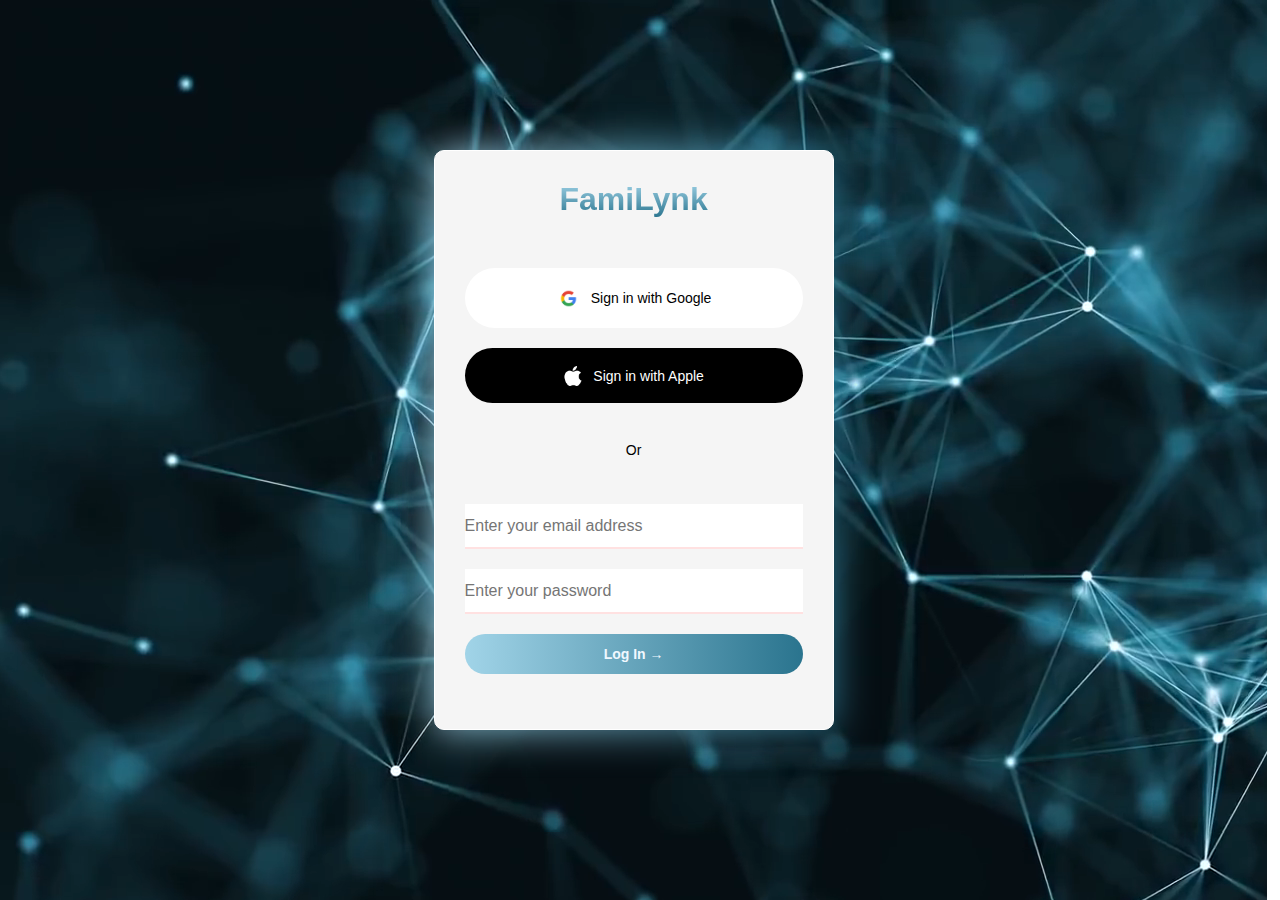
<file: log-in.html>
<!DOCTYPE html>
<html lang="en">
  <head>
    <meta charset="UTF-8" />
    <meta http-equiv="X-UA-Compatible" content="IE=edge" />
    <meta name="viewport" content="width=device-width, initial-scale=1.0" />
    <title>FamiLynk LogIn</title>
    <link rel="stylesheet" href="log-in.css" />
  </head>
  <body>
    <div class="background-wrapper">
      <video
        id="background-video"
        src="./assets/videos/background-loop.mp4"
        muted
        autoplay
        loop
      ></video>
      <div class="container">
        <h1>FamiLynk</h1>
        <form class="user-form" action="">
          <button type="button">
            <img src="./assets/images/google-icon.webp" alt="" width="25px" />
            <span>Sign in with Google</span>
          </button>
          <button type="button" class="apple">
            <img
              class="apple-logo"
              src="./assets/images/apple.png"
              alt=""
              width="20px"
            />
            <span>Sign in with Apple</span>
          </button>

          <center>
            <label>
              <br />
              Or
            </label>
          </center>
          <input
            id="email"
            type="email"
            placeholder="Enter your email address"
            required
          />

          <input
            id="password"
            type="password"
            placeholder="Enter your password"
            required
          />
          <button class="submit-button">Log In →</button>
        </form>
      </div>
    </div>
  </body>
</html>
</file>
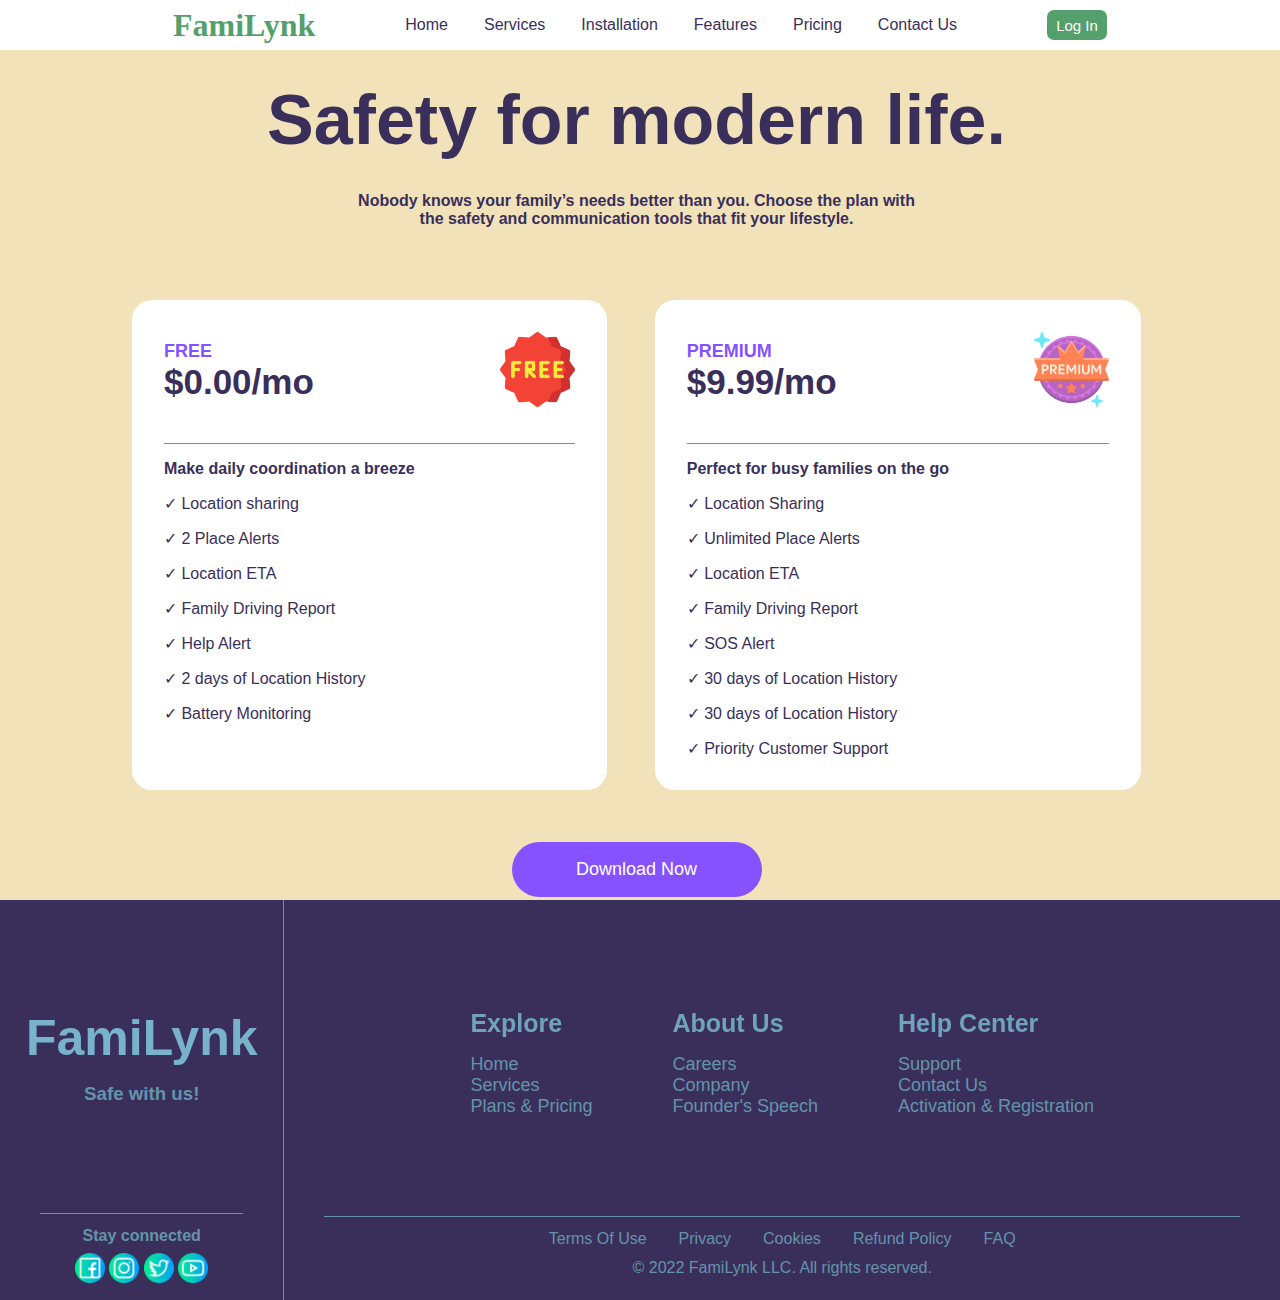
<file: pricing.html>
<!DOCTYPE html>
<html lang="en">
  <head>
    <meta charset="UTF-8" />
    <meta http-equiv="X-UA-Compatible" content="IE=edge" />
    <meta name="viewport" content="width=device-width, initial-scale=1.0" />
    <title>Plans & Pricing</title>
    <link rel="stylesheet" href="pricing.css" />
  </head>
  <body class="body">
    <header class="header">
      <a href="#"><h1>FamiLynk</h1></a>
      <nav>
        <ul class="header__navbar">
          <a href="./index.html"><li>Home</li></a>
          <a href="./index.html#services"><li>Services</li></a>
          <a href="./index.html#installation"><li>Installation</li></a>
          <a href="./index.html#features"><li>Features</li></a>
          <a href="#"><li>Pricing</li></a>
          <a href="#"><li>Contact Us</li></a>
        </ul>
      </nav>
      <button class="log-in" onclick="location.href='./log-in.html';">
        Log In
      </button>
    </header>

    <main class="main">
      <h2>Safety for modern life.</h2>
      <h3>
        Nobody knows your family’s needs better than you. Choose the plan with
        <br />
        the safety and communication tools that fit your lifestyle.
      </h3>
      <div class="plans__container">
        <div class="plans__item">
          <div class="plans__item-pricing">
            <div class="pricing-text">
              <h4>FREE</h4>
              <h5>$0.00/mo</h5>
            </div>
            <div class="membership-image">
              <img src="./assets/images/free (1).png" alt="" />
            </div>
          </div>

          <div class="plans__item-features">
            <h4>Make daily coordination a breeze</h4>
            <ul class="membership-features">
              <li>✓ Location sharing</li>
              <li>✓ 2 Place Alerts</li>
              <li>✓ Location ETA</li>
              <li>✓ Family Driving Report</li>
              <li>✓ Help Alert</li>
              <li>✓ 2 days of Location History</li>
              <li>✓ Battery Monitoring</li>
            </ul>
          </div>
        </div>

        <div class="plans__item">
          <div class="plans__item-pricing">
            <div class="pricing-text">
              <h4>PREMIUM</h4>
              <h5>$9.99/mo</h5>
            </div>
            <div class="membership-image">
              <img src="./assets/images/premium.png" alt="" />
            </div>
          </div>

          <div class="plans__item-features">
            <h4>Perfect for busy families on the go</h4>
            <ul class="membership-features">
              <li>✓ Location Sharing</li>
              <li>✓ Unlimited Place Alerts</li>
              <li>✓ Location ETA</li>
              <li>✓ Family Driving Report</li>
              <li>✓ SOS Alert</li>
              <li>✓ 30 days of Location History</li>
              <li>✓ 30 days of Location History</li>
              <li>✓ Priority Customer Support</li>
            </ul>
          </div>
        </div>
      </div>
      <button class="download-btn" onclick="location.href='./log-in.html';">
        Download Now
      </button>
    </main>

    <footer class="footer">
      <aside class="footer__sidebar">
        <div class="footer__sidebar__text">
          <h2>FamiLynk</h2>
          <h3>Safe with us!</h3>
        </div>

        <div class="footer__sidebar__socials">
          <h4>Stay connected</h4>

          <div class="socials-container">
            <a href="https://www.facebook.com/" target="_blank">
              <img
                src="./assets/images/facebook-logo.png"
                alt="facebook logo"
              />
            </a>

            <a href="https://www.instagram.com/" target="_blank">
              <img
                src="./assets/images/instagram-logo.png"
                alt="instagram logo"
              />
            </a>

            <a href="https://www.twitter.com/" target="_blank">
              <img src="./assets/images/twitter-logo.png" alt="twitter logo" />
            </a>

            <a href="https://www.youtube.com/" target="_blank">
              <img src="./assets/images/youtube-logo.png" alt="youtube logo" />
            </a>
          </div>
        </div>
      </aside>

      <div class="footer__navigation-container">
        <div class="footer__nav-menus-section">
          <div class="footer__nav-menu">
            <h3>Explore</h3>
            <nav>
              <ul>
                <a href="./index.html"><li>Home</li></a>
                <a href="./index.html#services"><li>Services</li></a>
                <a href="#"><li>Plans & Pricing</li></a>
              </ul>
            </nav>
          </div>

          <div class="footer__nav-menu">
            <h3>About Us</h3>
            <nav>
              <ul>
                <a href=""><li>Careers</li></a>
                <a href=""><li>Company</li></a>
                <a href=""><li>Founder's Speech</li></a>
              </ul>
            </nav>
          </div>

          <div class="footer__nav-menu">
            <h3>Help Center</h3>
            <nav>
              <ul>
                <a href=""><li>Support</li></a>
                <a href=""><li>Contact Us</li></a>
                <a href=""><li>Activation & Registration</li></a>
              </ul>
            </nav>
          </div>
        </div>
        <div class="footer__bottom-notes">
          <nav class="legal-notes">
            <ul class="legal-notes__items">
              <a href=""><li>Terms Of Use</li></a>
              <a href=""><li>Privacy</li></a>
              <a href=""><li>Cookies</li></a>
              <a href=""><li>Refund Policy</li></a>
              <a href=""><li>FAQ</li></a>
            </ul>
          </nav>
          <p>&copy; 2022 FamiLynk LLC. All rights reserved.</p>
        </div>
      </div>
    </footer>
  </body>
</html>
</file>
<file: log-in.css>
* {
  margin: 0;
  padding: 0;
  box-sizing: border-box;

  font-family: -apple-system, BlinkMacSystemFont, "Segoe UI", Roboto, Oxygen,
    Ubuntu, Cantarell, "Open Sans", "Helvetica Neue", sans-serif;
}

:root {
  --primary-color: #a1d4e8;
  --secondary-color: #2a748e;
  /* --background-color: #d6e6db; */
  /* --background-color: #d2f0dc; */
  --background-color: whitesmoke;
}

/* body {
  display: grid;
  place-items: center;
} */

.background-wrapper {
  height: 100vh;
  width: 99vw;
  position: relative;
  overflow: hidden;

  display: grid;
  place-content: start center;
}

#background-video {
  position: absolute;
  top: 0;
  left: 0;
  z-index: -1;
}

.container {
  display: grid;
  grid-template-rows: auto 1fr;
  margin-top: 150px;
  height: 500px;
  background-color: var(--background-color);
  border: 1px solid white;
  border-radius: 10px;
  height: 100%;
  width: 400px;
  padding: 30px;
  gap: 50px;
  position: relative;
}

.container::before {
  content: "";
  background: linear-gradient(90deg, #a1d4e8, #2a748e);
  position: absolute;
  height: 100%;
  width: 100%;
  z-index: -1;
  filter: blur(20px);
}

.user-form {
  display: grid;
  gap: 20px;
}

h1 {
  justify-self: center;
  background: -webkit-linear-gradient(#a1d4e8, #2a748e);
  -webkit-background-clip: text;
  -webkit-text-fill-color: transparent;
}

button {
  background-color: white;
  color: initial;
  font-size: 14px;
  font-weight: 500;
  border: none;
  padding: 5px 10px;
  border-radius: 50px;
  cursor: pointer;
  display: grid;
  gap: 10px;
  grid-auto-flow: column;
  place-content: center;
  align-items: center;
}

button.apple {
  background-color: black;
  color: white;
}

img.apple-logo {
  filter: invert(1);
}

input {
  border: none;
  outline: transparent;
  border-bottom: 1px solid #f3dff7;
  font-size: 16px;
}

input:invalid {
  border-bottom: 2px solid #ffdddde1;
}

input:valid {
  border-bottom: 2px solid #1cd41c2a;
}

label {
  font-size: 14px;
}

.submit-button {
  border: none;
  border-radius: 20px;
  height: 40px;
  background-image: linear-gradient(
    to right,
    var(--primary-color),
    var(--secondary-color)
  );
  color: aliceblue;
  font-weight: bold;
}

.submit-button:hover {
  filter: brightness(1.1);
  box-shadow: 0px 1px 1px #f3dff7;
}

.submit-button:active {
  filter: brightness(0.8);
}
</file>
<file: pricing.css>
* {
  margin: 0;
  padding: 0;
  box-sizing: border-box;

  font-family: -apple-system, BlinkMacSystemFont, "Segoe UI", Roboto, Oxygen,
    Ubuntu, Cantarell, "Open Sans", "Helvetica Neue", sans-serif;
  scroll-behavior: smooth;
}

html {
  --top-spacing: 50px;
  scroll-padding-top: var(--top-spacing);
}

:root {
  --body-background-color: #f2e2ba;
  --primary-color: #54a06c;
  --secondary-color: #6494aa;
  --header-background-color: #ffffff;
  --primary-text-color: #392f5a;
  --secondary-text-color: #ffffff;
  --hovered-text-color: #54a06c;
  --hovered-color: #baf2bb;
}

::-webkit-scrollbar {
  width: 7px;
  height: 5px;
}

::-webkit-scrollbar-thumb {
  background: rgba(90, 90, 90);
  border-radius: 8px;
}

::-webkit-scrollbar-track {
  background: rgba(0, 0, 0, 0.2);
}

.body {
  background-color: var(--body-background-color);
  color: var(--primary-text-color);
}

/* This is the Header Section */

.header {
  background-color: var(--header-background-color);
  display: grid;
  grid-auto-flow: column;
  place-content: center;
  align-items: center;
  gap: 5rem;
  width: 100%;
  height: 50px;
  backdrop-filter: blur(10px);
  position: fixed;
  top: 0px;
  left: 0px;
  z-index: 50;
}

.header__navbar {
  display: grid;
  grid-auto-flow: column;
  justify-content: start;
  gap: 1rem;
}

.header h1 {
  color: var(--primary-color);
  font-family: "Allerta Stencil";
}

.header ul {
  list-style: none;
  font-size: 16px;
}

.header a {
  text-decoration: none;
  color: var(--primary-text-color);
}

.header__navbar li {
  display: grid;
  align-items: center;
  padding: 5px 10px;
  transition: 300ms;
}

.header__navbar li:hover {
  color: var(--hovered-text-color);
}

.log-in {
  background-color: var(--primary-color);
  color: var(--secondary-text-color);
  font-size: 15px;
  border: none;
  border-radius: 7px;
  width: 60px;
  height: 30px;
  cursor: pointer;
  transition: 300ms;
}

.log-in:hover {
  filter: brightness(1.1);
}

/* This is the main section */

.main {
  padding-top: 50px;
  height: 100vh;
  width: calc(100vw - 7px);
  display: grid;
  gap: 2rem;
  place-content: start;
  place-items: center;
  justify-content: center;
}

.main h2 {
  font-size: 70px;
  text-align: center;
  margin-top: 30px;
}

.main h3 {
  font-size: 16px;
  text-align: center;
}

.plans__container {
  display: grid;
  grid-auto-flow: column;
  gap: 3rem;
  margin-top: 40px;
  margin-bottom: 20px;
}

.plans__item {
  background-color: var(--header-background-color);
  border-radius: 20px;
  padding: 2rem;
}

.plans__item:hover {
  transform: scale(1.01);
  box-shadow: 1px 1px 5px 0px var(--secondary-color);
}

.plans__item-pricing {
  display: grid;
  grid-auto-flow: column;
  justify-content: space-between;
  align-items: center;

  padding-bottom: 2rem;
  border-bottom: 1px solid var(--secondary-color);
}

.pricing-text h4 {
  font-size: 18px;
  font-weight: 700;
  color: #8652ff;
}

.pricing-text h5 {
  font-size: 35px;
}

.membership-image img {
  width: 75px;
}

.plans__item-features {
  padding-top: 1rem;
  padding-right: 10rem; /* Change this if you want to make the font size bigger */
  display: grid;
  gap: 1rem;
}

.membership-features {
  display: grid;
  gap: 1rem;
  font-weight: 500;
}

.main ul {
  list-style: none;
}

.download-btn {
  border: none;
  background-color: #8652ff;
  color: var(--secondary-text-color);
  border-radius: 2.5rem;
  width: 250px;
  height: 55px;
  cursor: pointer;
  transition: 300ms;
  font-size: 18px;
}

.download-btn:hover {
  opacity: 0.8;
}

/* .main ul {
  list-style-type: "\2713";
} */

/* This is the footer section */

.footer {
  display: grid;
  grid-auto-flow: column;
  grid-template-columns: 2fr 7fr;
  height: 400px;
  background-color: var(--primary-text-color);
  color: var(--secondary-color);
}

.footer__sidebar {
  display: grid;
  align-content: space-between;
  grid-template-rows: 1fr auto;
  border-right: 1px solid var(--secondary-color);
}

.footer__sidebar__text {
  display: grid;
  place-content: center;
  place-items: center;
  gap: 1rem;
  padding: 10px;
}

.footer__sidebar__text h2 {
  font-size: 50px;
  filter: brightness(1.2);
}

.footer__sidebar__socials {
  display: grid;
  place-content: center;
  place-items: center;
  gap: 0.5rem;
  padding: 0.8rem;
  border-top: 1px solid var(--secondary-color);
  margin: 0px 40px;
}

.footer__sidebar__socials a {
  text-decoration: none;
}

.footer__sidebar__socials a:hover {
  filter: contrast(1.4);
}

.socials-container img {
  width: 30px;
}

.footer__navigation-container {
  display: grid;
  align-content: space-between;
  padding: 10px 0px;
  grid-template-rows: 1fr auto;
}

.footer__nav-menus-section {
  display: grid;
  grid-auto-flow: column;
  place-content: center;
  gap: 5rem;
}

.footer__nav-menu {
  display: grid;
  place-content: center;
  gap: 1rem;
}

.footer__nav-menu h3 {
  font-size: 25px;
  filter: brightness(1.1);
}

.footer__nav-menu li {
  font-size: 18px;
}

.footer__bottom-notes {
  display: grid;
  place-items: center;
  gap: 0.7rem;
  padding: 0.8rem;
  border-top: 1px solid var(--secondary-color);
  margin: 0px 40px;
}

.legal-notes__items {
  display: grid;
  grid-auto-flow: column;
  place-content: center;
  gap: 2rem;
}

.footer__navigation-container a {
  text-decoration: none;
  color: inherit;
}

.footer__navigation-container li {
  list-style: none;
}

.footer__navigation-container li:hover {
  filter: brightness(1.5);
}
</file>
